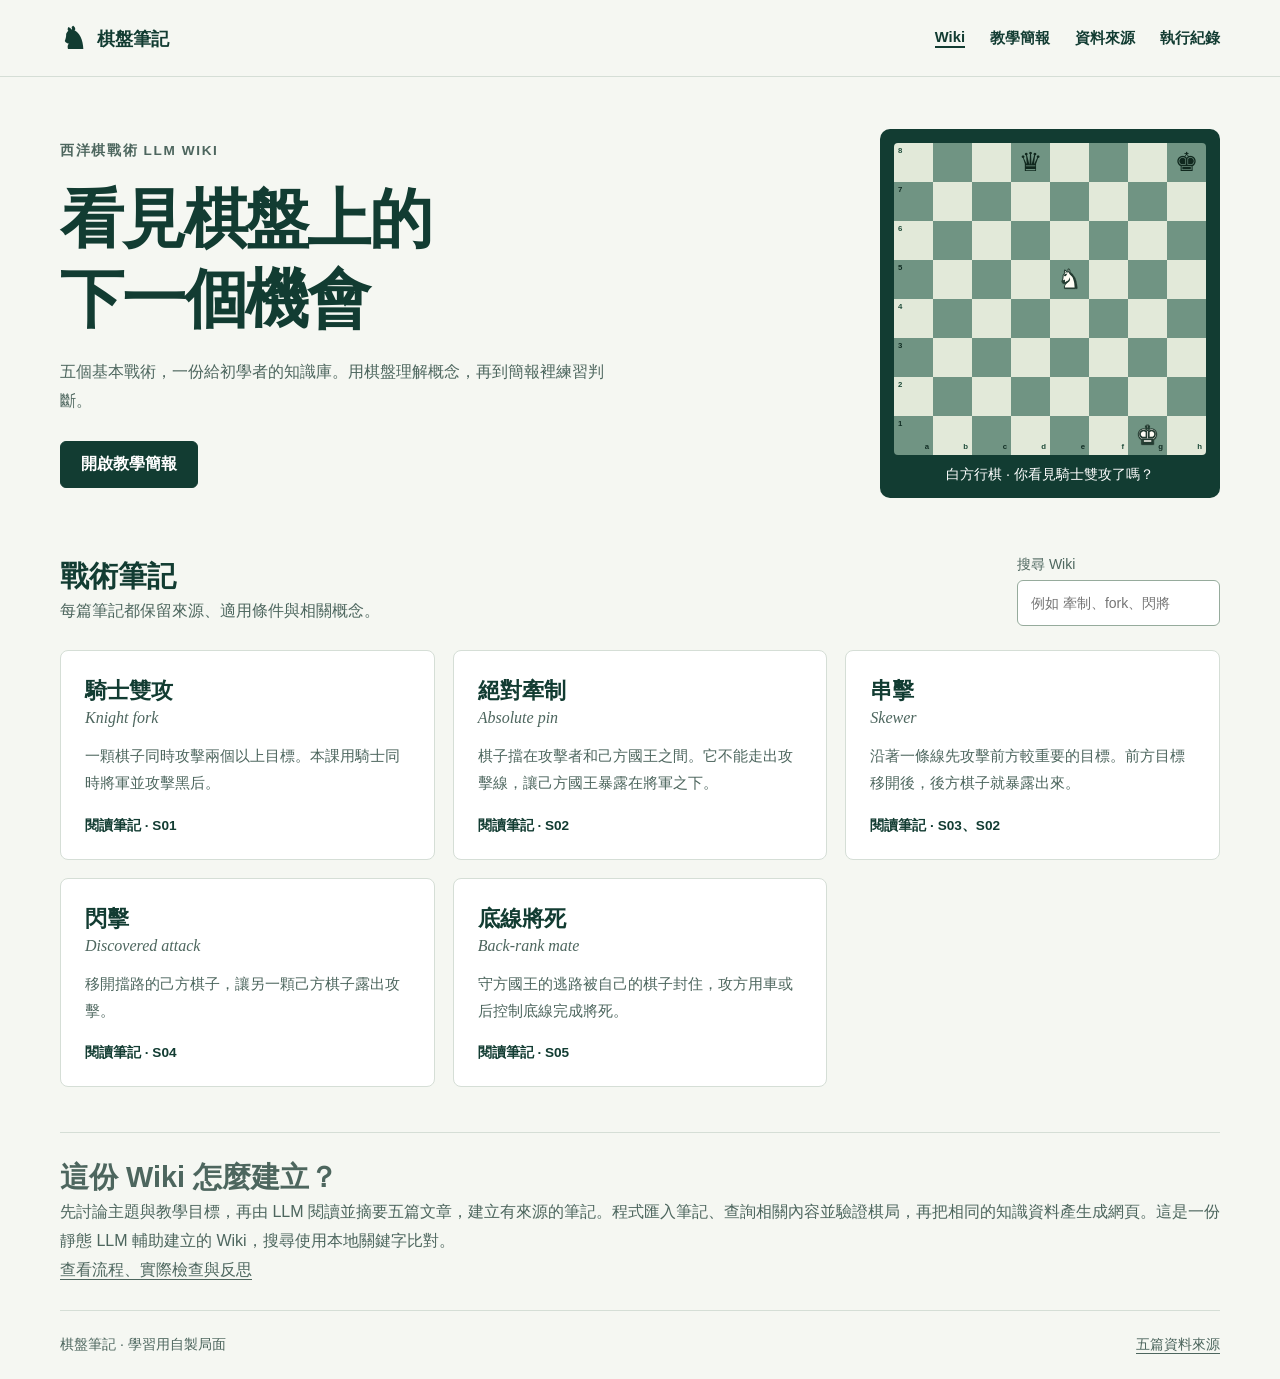
<file: docs/index.html>
<!doctype html>
<html lang="zh-Hant"><head><meta charset="utf-8"><meta name="viewport" content="width=device-width, initial-scale=1"><title>棋盤筆記 · 戰術 Wiki</title><meta name="description" content="由五篇來源整理的西洋棋戰術 Wiki，包含互動棋盤、教學 HTML 簡報與工作流程紀錄。"><link rel="stylesheet" href="./assets/style.css"><script defer src="./assets/data.js"></script><script defer src="./assets/shared.js"></script><script defer src="./assets/wiki.js"></script></head>
<body><header class="topbar"><div class="wrap"><a class="brand" href="./index.html"><span class="brand-mark" aria-hidden="true">♞</span>棋盤筆記</a><nav aria-label="網站導覽"><a href="./index.html" aria-current="page">Wiki</a><a href="./slides.html">教學簡報</a><a href="./sources.html">資料來源</a><a href="./workflow.html">執行紀錄</a></nav></div></header>
<main class="wrap"><section class="hero"><div><p class="eyebrow">西洋棋戰術 LLM WIKI</p><h1>看見棋盤上的<br>下一個機會</h1><p>五個基本戰術，一份給初學者的知識庫。用棋盤理解概念，再到簡報裡練習判斷。</p><a class="primary" href="./slides.html">開啟教學簡報</a></div><figure><div id="hero-board"></div><figcaption>白方行棋 · 你看見騎士雙攻了嗎？</figcaption></figure></section>
<section aria-labelledby="topics-heading"><div class="section-heading"><div><h2 id="topics-heading">戰術筆記</h2><p>每篇筆記都保留來源、適用條件與相關概念。</p></div><label class="search-label">搜尋 Wiki<input id="wiki-search" type="search" placeholder="例如 牽制、fork、閃將"></label></div><div id="search-status" class="muted" role="status"></div><div class="note-list" id="note-list"></div><noscript>請啟用 JavaScript，或閱讀下載包中的 wiki/entries Markdown 筆記。</noscript></section>
<section class="index-foot"><h2>這份 Wiki 怎麼建立？</h2><p>先討論主題與教學目標，再由 LLM 閱讀並摘要五篇文章，建立有來源的筆記。程式匯入筆記、查詢相關內容並驗證棋局，再把相同的知識資料產生成網頁。這是一份靜態 LLM 輔助建立的 Wiki，搜尋使用本地關鍵字比對。</p><p><a href="./workflow.html">查看流程、實際檢查與反思</a></p></section></main>
<footer class="wrap footer"><span>棋盤筆記 · 學習用自製局面</span><a href="./sources.html">五篇資料來源</a></footer></body></html>
</file>
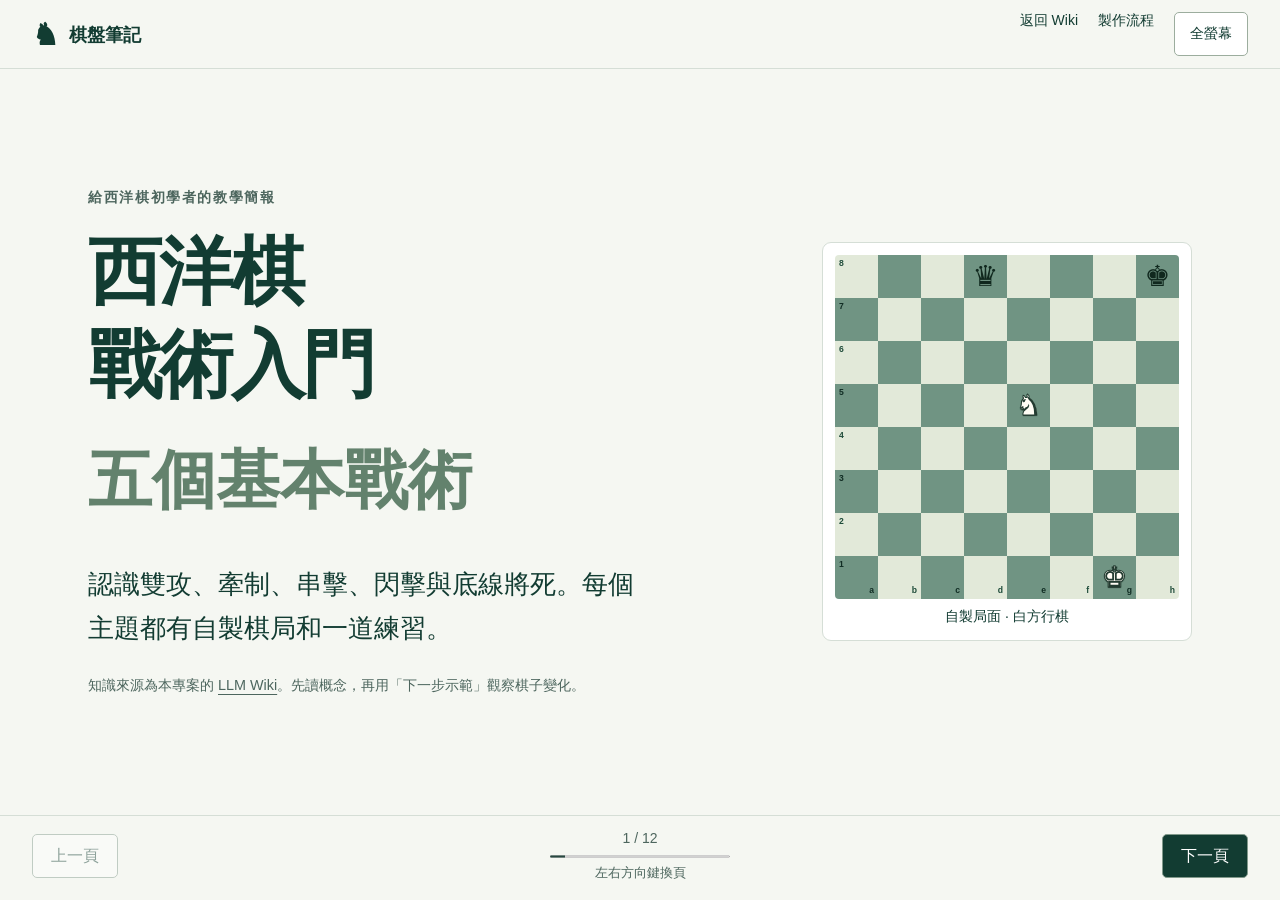
<file: chess-tactics-slides.html>
<!doctype html>
<html lang="zh-Hant"><head><meta charset="utf-8"><base href="https://chess-tactics-wiki.arisencress8.chatgpt.site/"><meta name="viewport" content="width=device-width, initial-scale=1"><title>西洋棋戰術入門 · 教學簡報</title><meta name="description" content="由棋盤筆記 Wiki 產生的 12 頁教學 HTML 簡報，包含五個戰術與互動練習。"><style>:root{color-scheme:light;--paper:#f5f7f2;--white:#fff;--ink:#123c32;--muted:#4d665e;--line:#d5ded6;--green:#123c32;--gold:#f3ce7e;--soft:#e5ece4;font-family:"Microsoft JhengHei","Noto Sans TC",sans-serif;color:var(--ink);background:var(--paper);font-size:16px}
*{box-sizing:border-box}body{margin:0}a{color:inherit;text-underline-offset:4px}button,input{font:inherit}button,a,input{touch-action:manipulation}button{cursor:pointer}a:focus-visible,button:focus-visible,input:focus-visible{outline:3px solid #b06a00;outline-offset:4px}button:disabled{cursor:default;opacity:.45}[hidden]{display:none!important}h1,h2,h3,p,figure{margin:0}p,li{line-height:1.8}.wrap{width:min(1160px,calc(100% - 64px));margin:auto}.topbar{border-bottom:1px solid var(--line);background:var(--paper)}.topbar .wrap{min-height:76px;display:flex;align-items:center;justify-content:space-between;gap:20px}.brand{font-size:1.15rem;font-weight:800;text-decoration:none;display:flex;align-items:center;gap:10px}.brand-mark{font-size:1.9rem}.topbar nav{display:flex;gap:25px;font-size:.92rem;font-weight:700}.topbar nav a{text-decoration:none}.topbar nav a[aria-current]{border-bottom:2px solid var(--green)}.hero{padding:52px 0 42px;display:grid;grid-template-columns:1.3fr 1fr;align-items:center;gap:64px}.eyebrow{font-size:.85rem;letter-spacing:.12em;font-weight:800;color:var(--muted);margin-bottom:15px}h1{font-size:clamp(2.3rem,5vw,4.4rem);line-height:1.25;letter-spacing:-.035em}.hero p:not(.eyebrow){max-width:34em;color:var(--muted);margin:19px 0 25px}.primary,.secondary{display:inline-flex;padding:12px 20px;border:1px solid var(--green);border-radius:6px;background:var(--green);color:#fff;text-decoration:none;font-weight:700;align-items:center;justify-content:center;gap:8px}.secondary{background:transparent;color:var(--ink)}.primary:hover{background:#245a4a}.hero figure{max-width:340px;justify-self:end;width:100%;background:var(--green);padding:14px;border-radius:10px}.hero figcaption{color:#fff;padding-top:10px;font-size:.9rem;text-align:center}.section-heading{display:flex;align-items:end;justify-content:space-between;gap:20px;margin:16px 0 24px}h2{font-size:1.8rem}.section-heading p,.muted{color:var(--muted)}.search-label{display:grid;gap:6px;font-size:.875rem;color:var(--muted)}input[type=search]{min-height:46px;border:1px solid #96ab9c;border-radius:6px;background:#fff;padding:10px 13px;color:var(--ink);width:min(100%,320px)}.note-list{display:grid;grid-template-columns:repeat(3,minmax(0,1fr));gap:18px;padding-bottom:45px}.note-card{display:flex;flex-direction:column;background:var(--white);padding:24px;border:1px solid var(--line);border-radius:8px;text-decoration:none}.note-card:hover{border-color:#7e9b88}.note-card h3{font-size:1.4rem;margin-bottom:3px}.english{font-family:Georgia,serif;font-style:italic;color:var(--muted)}.note-card p{margin:15px 0 20px;color:var(--muted);font-size:.95rem}.note-card .card-bottom{margin-top:auto;font-size:.85rem;font-weight:700}.index-foot{padding:25px 0;border-top:1px solid var(--line);color:var(--muted)}.index-foot p{max-width:75em}.footer{padding:25px 0;border-top:1px solid var(--line);font-size:.875rem;color:var(--muted);display:flex;gap:20px;justify-content:space-between}.article-header{padding:40px 0 24px;max-width:800px}.article-header .back-link{display:inline-block;margin-bottom:24px}.article-header h1{font-size:3rem}.article-header .english{margin-top:10px;font-size:1.2rem}.article-layout{display:grid;grid-template-columns:minmax(0,1.1fr) minmax(0,1fr);gap:48px;padding-bottom:45px;align-items:start}.article-copy section{margin-bottom:28px}.article-copy h2{font-size:1.2rem;margin-bottom:9px}.article-copy .callout{background:var(--soft);border-left:3px solid #3f7259;padding:15px}.board{display:grid;grid-template-columns:repeat(8,minmax(0,1fr));aspect-ratio:1;container-type:inline-size;border-radius:4px;overflow:hidden}.square{position:relative;aspect-ratio:1;display:grid;place-items:center;font:8.4cqw/1 "DejaVu Sans",serif}.square.light{background:#e2e9d9;--coord:#1f4c3a}.square.dark{background:#709483;--coord:#112d24}.square.white{color:#fffdf5;-webkit-text-stroke:1px #223b30;text-shadow:0 1px 1px #223b30}.square.black{color:#10281e}.square.marked{background:var(--gold);box-shadow:inset 0 0 0 2px #936915}.square[data-rank]::before,.square[data-file]::after{position:absolute;font:700 2.5cqw/1 sans-serif;color:var(--coord);-webkit-text-stroke:0;text-shadow:none}.square[data-rank]::before{content:attr(data-rank);top:4px;left:4px}.square[data-file]::after{content:attr(data-file);bottom:4px;right:4px}.board-figure{background:#fff;border:1px solid var(--line);padding:12px;border-radius:9px}.board-figure figcaption{padding:9px 0 2px;font-size:.875rem;text-align:center}.board-controls{display:flex;gap:10px;flex-wrap:wrap;margin-top:12px}.board-controls button,.quiz button,.small-button{border:1px solid #9cad9e;background:#fff;color:var(--ink);padding:10px 15px;min-height:44px;border-radius:5px}.board-controls button:hover,.quiz button:hover{background:#e6eee5}.sources-line{font-size:.875rem;color:var(--muted);margin:12px 0;line-height:1.65}.sources-line a{margin-right:10px}.related{display:flex;gap:18px;flex-wrap:wrap}.page-heading{padding:40px 0 28px}.page-heading h1{font-size:2.8rem}.page-heading p{margin-top:14px;max-width:800px;color:var(--muted)}.source-list{padding-bottom:40px}.source-entry{padding:24px 0;border-top:1px solid var(--line);display:grid;grid-template-columns:180px minmax(0,1fr);gap:25px}.source-entry h2{font-size:1.35rem;margin-bottom:8px}.source-entry p{margin:8px 0}.source-meta{font-size:.875rem;color:var(--muted)}.source-meta strong{display:block;font-size:1rem;color:var(--ink);margin-bottom:5px}.prose{max-width:900px;padding-bottom:40px}.prose h2{margin:30px 0 12px}.prose h3{font-size:1.1rem;margin:20px 0 7px}.prose p{margin:10px 0}.flow{list-style:none;display:grid;grid-template-columns:repeat(4,minmax(0,1fr));gap:13px;padding:0;counter-reset:flow}.flow li{border:1px solid var(--line);background:#fff;border-radius:6px;padding:15px;counter-increment:flow}.flow strong{display:block}.flow li::before{content:counter(flow);display:inline-block;color:var(--muted);font-size:.85rem;margin-bottom:4px}.flow small{display:block;font-size:.875rem;color:var(--muted)}.return-path{background:var(--soft);padding:15px;border-left:3px solid #447459}table{border-collapse:collapse;width:100%;font-size:.95rem}th,td{text-align:left;padding:12px;border-bottom:1px solid var(--line);vertical-align:top;line-height:1.7}th{background:var(--soft)}.table-scroll{overflow-x:auto}code,pre{font-family:"Courier New",monospace;font-size:.9rem}pre{background:#14382f;color:#edf4ea;padding:20px;overflow-x:auto;border-radius:5px}.success{color:#1e6144;font-weight:700}.quiz{margin-top:15px}.quiz .options{display:grid;gap:9px;margin-top:16px}.quiz [aria-pressed=true]{background:var(--green);color:#fff}.feedback:not(:empty){margin-top:14px;padding:13px;background:#f8e8bf;line-height:1.7}.reset-quiz{margin-top:12px;text-decoration:underline;border:0;background:none;color:var(--ink);padding:9px 0}.slides-body{background:var(--paper);min-height:100dvh;display:flex;flex-direction:column}.deck-header{border-bottom:1px solid var(--line);min-height:68px;display:flex;align-items:center;justify-content:space-between;padding:12px 32px;gap:15px}.deck-header nav{display:flex;gap:20px;font-size:.875rem}.deck-header a{text-decoration:none}.deck{width:min(1200px,100%);margin:auto;padding:34px 48px;flex:1;display:flex;align-items:center}.slide{width:100%}.slide h1{font-size:clamp(2.5rem,5.8vw,5rem)}.slide h2{font-size:clamp(2rem,4vw,3.5rem);line-height:1.3;letter-spacing:-.035em}.slide .lead{font-size:clamp(1.2rem,2.1vw,1.6rem);line-height:1.75;margin-top:23px;max-width:34em}.slide .detail{font-size:1.1rem;line-height:1.8;margin-top:18px;max-width:38em;color:var(--muted)}.slide-grid{display:grid;grid-template-columns:1.15fr 1fr;align-items:center;gap:55px}.slide .board-figure{width:100%;max-width:370px;justify-self:end}.slide ul{font-size:1.25rem;padding-left:25px}.slide .sources-line{margin-top:25px}.slide .quiz h3{font-size:1.05rem;font-weight:600;line-height:1.6}.slide .quiz .options{grid-template-columns:repeat(3,minmax(0,1fr));gap:8px}.slide .quiz button{font-size:.94rem;padding:10px 5px}.slide .feedback:not(:empty){font-size:.94rem}.deck-footer{padding:14px 32px 18px;border-top:1px solid var(--line);display:grid;grid-template-columns:1fr auto 1fr;align-items:center;gap:18px}.deck-footer button{border:1px solid #81998b;background:#fff;color:var(--ink);padding:10px 18px;border-radius:5px;min-height:44px}.deck-footer button:last-of-type{justify-self:end;background:var(--green);color:#fff}.progress-area{text-align:center;font-size:.875rem;color:var(--muted)}progress{display:block;width:180px;height:5px;accent-color:var(--green);margin:8px auto 0}.keyboard-help{font-size:.8rem;display:block;margin-top:6px}.cover-line{color:#63826d;font-size:clamp(2.3rem,5vw,4.5rem);font-weight:800;margin-top:12px}.cover-caption{font-size:.9rem;line-height:1.7;color:var(--muted);margin-top:22px}.comparison td{font-size:1.08rem}.source-deck-list{font-size:1rem;line-height:1.8;margin:20px 0}.source-deck-list li{margin-bottom:6px}.standout{background:var(--green);color:#fff;padding:20px 25px;border-radius:7px;margin-top:23px;font-size:1.2rem}.print-only{display:none}#deck-status:empty{display:none}
@media(min-width:950px){.slides-body .deck{min-height:calc(100dvh - 165px)}}
@media(max-width:800px){.wrap{width:calc(100% - 36px)}.hero{gap:25px}.topbar .wrap{flex-wrap:wrap;padding-block:12px}.topbar nav{gap:16px}.note-list{grid-template-columns:repeat(2,minmax(0,1fr))}.article-layout{gap:25px}.deck{padding:28px}.slide-grid{gap:25px}.slide .board-figure{max-width:320px}.flow{grid-template-columns:repeat(2,minmax(0,1fr))}.deck-header{padding:12px 20px}}
@media(max-width:600px){.hero,.article-layout,.slide-grid{grid-template-columns:1fr}.hero{padding-top:30px}.hero figure{justify-self:start;max-width:260px}.section-heading{align-items:start;flex-direction:column}.search-label,input[type=search]{width:100%}.note-list{grid-template-columns:1fr}.source-entry{grid-template-columns:1fr;gap:9px}.deck{padding:24px 20px}.slide .board-figure{justify-self:center;max-width:300px}.slide .lead{font-size:1.2rem}.slide .sources-line{margin-top:16px}.deck-header{align-items:start;flex-wrap:wrap}.deck-header nav{gap:14px}.deck-footer{padding:12px;gap:8px}.deck-footer button{padding:10px 12px}.keyboard-help{display:none}progress{width:110px}.article-header h1{font-size:2.4rem}.footer{flex-wrap:wrap}.flow{grid-template-columns:1fr}.comparison th,.comparison td{font-size:.95rem;padding:10px}}
@media print{.topbar,.deck-header,.deck-footer,.board-controls,.quiz,.footer,.no-print{display:none!important}.deck{display:block;padding:0}.slide[hidden]{display:block!important}.slide{break-after:page;padding:30px 15px;min-height:90vh}.slide-grid{grid-template-columns:1fr 1fr}.slides-body{background:white}.print-only{display:block}.slide .board-figure{max-width:300px}body{-webkit-print-color-adjust:exact;print-color-adjust:exact}}

.deck-footer button:first-of-type{justify-self:start}
</style></head>
<body class="slides-body"><header class="deck-header"><a class="brand" href="./index.html"><span class="brand-mark" aria-hidden="true">♞</span>棋盤筆記</a><nav aria-label="簡報工具"><a href="./index.html">返回 Wiki</a><a href="./workflow.html">製作流程</a><button class="small-button" type="button" id="fullscreen">全螢幕</button></nav></header>
<main class="deck" id="deck"><noscript>請啟用 JavaScript 以瀏覽這份教學簡報。</noscript></main><div id="deck-status" role="status"></div><footer class="deck-footer"><button id="previous" type="button">上一頁</button><div class="progress-area"><span id="slide-count" aria-live="polite"></span><progress id="slide-progress" aria-label="簡報進度"></progress><span class="keyboard-help">左右方向鍵換頁</span></div><button id="next" type="button">下一頁</button></footer><script>window.WIKI_DATA = {"sources": [{"id": "S01", "title": "Fork in Chess", "publisher": "Chess.com", "url": "https://www.chess.com/terms/fork-chess", "section": "What Is A Fork In Chess? / How To Take Advantage Of A Fork", "accessed": "2026-11-22", "summary": "雙攻由同一顆棋子同時攻擊至少兩個目標。若其中一個目標是國王，對手必須先解除將軍，可能留下另一個目標。", "supports": ["單一棋子同時攻擊多個目標", "帶將軍的雙攻有較強的迫使性"]}, {"id": "S02", "title": "Pin", "publisher": "Chess.com", "url": "https://www.chess.com/terms/pin-chess", "section": "What Is An Absolute Pin? / What Is A Relative Pin?", "accessed": "2026-11-22", "summary": "牽制利用一條攻擊線限制前方棋子的活動。絕對牽制涉及後方國王的安全，相對牽制則可能讓後方的重要棋子受損。", "supports": ["絕對牽制與國王安全有關", "相對牽制中移動前方棋子可能仍屬合法"]}, {"id": "S03", "title": "Skewer", "publisher": "Chess.com", "url": "https://www.chess.com/terms/skewer-chess", "section": "What Is A Skewer In Chess? / What Is The Difference Between A Skewer And A Pin?", "accessed": "2026-11-22", "summary": "串擊沿著直線或斜線攻擊前方較重要的目標。前方目標移開後，後方棋子就可能被吃掉。目標在攻擊線上的先後位置是辨識重點。", "supports": ["前方較重要的目標先受攻擊", "前方目標移開後可暴露後方棋子"]}, {"id": "S04", "title": "Discovered Attack", "publisher": "Chess.com", "url": "https://www.chess.com/terms/discovered-attack-chess", "section": "What Is A Discovered Attack In Chess?", "accessed": "2026-11-22", "summary": "閃擊是把擋住路線的己方棋子移開，讓另一顆己方棋子形成攻擊。如果露出來的攻擊直接將軍，稱為閃將。", "supports": ["移開一顆棋子以露出另一顆棋子的攻擊", "露出的棋子攻擊國王才是閃將"]}, {"id": "S05", "title": "Checkmate & Checkmate Patterns", "publisher": "Chess.com", "url": "https://www.chess.com/terms/checkmate-chess", "section": "What Is Checkmate? / Back Rank Mate", "accessed": "2026-11-22", "summary": "將死必須同時滿足國王被將軍，以及沒有任何合法解將走法。底線將死利用守方自己的棋子封住王的逃路，再由車或后控制底線。", "supports": ["被將軍且無合法解將走法才是將死", "底線將死利用守方棋子封住王的逃路"]}], "notes": [{"id": "fork", "title": "騎士雙攻", "english": "Knight fork", "sourceIds": ["S01"], "related": ["discovered", "pin"], "keywords": ["雙攻", "騎士", "fork", "馬"], "definition": "一顆棋子同時攻擊兩個以上目標。本課用騎士同時將軍並攻擊黑后。", "recognize": "先找騎士能將軍的落點，再檢查同一落點是否也攻擊另一顆棋子。", "boundary": "雙攻能否得子仍取決於對手能否吃掉攻擊者或同時解決威脅。", "example": "白馬從 e5 到 f7。它同時攻擊 h8 的黑王和 d8 的黑后。", "fen": "3q3k/8/8/4N3/8/8/8/6K1 w - - 0 1", "moves": ["Nf7+", "Kh7", "Nxd8"], "focus": ["f7", "h8", "d8"], "question": "白方哪一步能同時將軍並攻擊黑后？", "choices": ["Nd7", "Nf7+", "Ng6+"], "answer": 1, "explanation": "Nf7+ 同時攻擊 h8 與 d8。圖示變化為 1.Nf7+ Kh7 2.Nxd8，白馬吃下黑后。", "slideTitle": "騎士雙攻", "slideText": "騎士到 f7 後，同時威脅國王和黑后。黑方要先處理將軍。", "states": [{"fen": "3q3k/8/8/4N3/8/8/8/6K1 w - - 0 1", "label": "初始局面"}, {"fen": "3q3k/5N2/8/8/8/8/8/6K1 b - - 1 1", "label": "Nf7+"}, {"fen": "3q4/5N1k/8/8/8/8/8/6K1 w - - 2 2", "label": "Kh7"}, {"fen": "3N4/7k/8/8/8/8/8/6K1 b - - 0 2", "label": "Nxd8"}]}, {"id": "pin", "title": "絕對牽制", "english": "Absolute pin", "sourceIds": ["S02"], "related": ["skewer", "fork"], "keywords": ["牽制", "絕對", "相對", "pin"], "definition": "棋子擋在攻擊者和己方國王之間。它不能走出攻擊線，讓己方國王暴露在將軍之下。", "recognize": "沿著國王所在的直線或斜線，找出攻擊者與中間的阻擋棋子。", "boundary": "被牽制的車或象有時仍能沿著牽制線移動，或吃掉攻擊者。本例的黑馬每一步都會離開 e 線，所以無法移動。", "example": "e1 的白車、e7 的黑馬、e8 的黑王位於同一條 e 線。", "fen": "4k3/4n3/8/8/8/8/8/4R1K1 b - - 0 1", "moves": [], "focus": ["e1", "e7", "e8"], "question": "輪到黑方，哪顆棋子因絕對牽制而無法移動？", "choices": ["e7 的黑馬", "e8 的黑王", "e1 的白車"], "answer": 0, "explanation": "黑馬擋住白車通往黑王的 e 線。黑馬的任何一步都會露出將軍，因此沒有合法的黑馬走法。", "slideTitle": "絕對牽制", "slideText": "黑馬擋在白車與黑王之間。黑馬一跳開，黑王就會被將軍。", "states": [{"fen": "4k3/4n3/8/8/8/8/8/4R1K1 b - - 0 1", "label": "初始局面"}]}, {"id": "skewer", "title": "串擊", "english": "Skewer", "sourceIds": ["S03", "S02"], "related": ["pin", "discovered"], "keywords": ["串擊", "串攻", "skewer", "直線"], "definition": "沿著一條線先攻擊前方較重要的目標。前方目標移開後，後方棋子就暴露出來。", "recognize": "找出排在同一直線或斜線上的兩個目標，確認較重要的目標位於前方。", "boundary": "要檢查守方能否吃掉攻擊者、擋住路線，或移動前方目標時順便保護後方棋子。", "example": "白象走到 b3，沿著 b3–e6–g8 斜線將軍。黑王離開後，白象可吃下 g8 的車。", "fen": "6r1/8/4k3/8/8/8/2B5/7K w - - 0 1", "moves": ["Bb3+", "Kf6", "Bxg8"], "focus": ["b3", "e6", "g8"], "question": "白方哪一步能沿斜線串擊黑王與黑車？", "choices": ["Bd3", "Ba4", "Bb3+"], "answer": 2, "explanation": "Bb3+ 的斜線穿過 e6 的黑王，延伸到 g8 的黑車。圖示變化為 1.Bb3+ Kf6 2.Bxg8。", "slideTitle": "串擊", "slideText": "白象到 b3 將軍。較重要的黑王在前，黑車在後。", "states": [{"fen": "6r1/8/4k3/8/8/8/2B5/7K w - - 0 1", "label": "初始局面"}, {"fen": "6r1/8/4k3/8/8/1B6/8/7K b - - 1 1", "label": "Bb3+"}, {"fen": "6r1/8/5k2/8/8/1B6/8/7K w - - 2 2", "label": "Kf6"}, {"fen": "6B1/8/5k2/8/8/8/8/7K b - - 0 2", "label": "Bxg8"}]}, {"id": "discovered", "title": "閃擊", "english": "Discovered attack", "sourceIds": ["S04"], "related": ["fork", "skewer"], "keywords": ["閃擊", "閃將", "discovered", "移開"], "definition": "移開擋路的己方棋子，讓另一顆己方棋子露出攻擊。", "recognize": "先找被己方棋子擋住的車、象或后，再看阻擋者能否帶著威脅離開。", "boundary": "閃將是露出來的棋子將軍。本例由移動的騎士將軍，白車露出後攻擊黑后，所以屬於帶將軍的閃擊。", "example": "白馬離開 e4 到 f6，將軍黑王。e1 白車同時露出對 e8 黑后的攻擊。", "fen": "4q3/7k/8/8/4N3/8/8/4R1K1 w - - 0 1", "moves": ["Nf6+", "Kh6", "Rxe8"], "focus": ["e1", "e8", "f6", "h7"], "question": "哪一步能讓白車露出對黑后的攻擊，同時用馬將軍？", "choices": ["Nc5", "Nf6+", "Nd2"], "answer": 1, "explanation": "Nf6+ 移開 e4 的白馬。騎士將軍 h7 黑王，白車則沿 e 線攻擊 e8 黑后。圖示續走 Kh6、Rxe8。", "slideTitle": "閃擊", "slideText": "白馬到 f6 將軍，讓開 e 線。白車因此攻擊黑后。", "states": [{"fen": "4q3/7k/8/8/4N3/8/8/4R1K1 w - - 0 1", "label": "初始局面"}, {"fen": "4q3/7k/5N2/8/8/8/8/4R1K1 b - - 1 1", "label": "Nf6+"}, {"fen": "4q3/8/5N1k/8/8/8/8/4R1K1 w - - 2 2", "label": "Kh6"}, {"fen": "4R3/8/5N1k/8/8/8/8/6K1 b - - 0 2", "label": "Rxe8"}]}, {"id": "back-rank", "title": "底線將死", "english": "Back-rank mate", "sourceIds": ["S05"], "related": ["pin", "fork"], "keywords": ["底線", "將死", "checkmate", "back rank"], "definition": "守方國王的逃路被自己的棋子封住，攻方用車或后控制底線完成將死。", "recognize": "先確認將軍，再檢查逃王、吃掉攻擊者或擋住攻擊線等合法解將方法。", "boundary": "有將軍不一定有將死。只要還有一個合法解將走法，就不能寫 #。", "example": "黑王 g8 前面有 f7、g7、h7 三個黑兵。白車從 e1 到 e8 封鎖底線。", "fen": "6k1/5ppp/8/8/8/8/8/4R1K1 w - - 0 1", "moves": ["Re8#"], "focus": ["e8", "f8", "g8", "h8", "f7", "g7", "h7"], "question": "白方哪一步能立刻將死黑王？", "choices": ["Re8#", "Re7", "Ra1"], "answer": 0, "explanation": "Re8# 控制第 8 橫列。黑王的前方被自己的兵擋住，也沒有其他合法解將走法。", "slideTitle": "底線將死", "slideText": "白車到 e8。黑王兩側都受攻擊，前方又被自己的兵擋住。", "states": [{"fen": "6k1/5ppp/8/8/8/8/8/4R1K1 w - - 0 1", "label": "初始局面"}, {"fen": "4R1k1/5ppp/8/8/8/8/8/6K1 b - - 1 1", "label": "Re8#"}]}], "retrieval": [{"query": "騎士 雙攻", "top_note": "fork", "source_ids": ["S01"], "used_for": "簡報的「騎士雙攻」頁與練習題", "definition": "一顆棋子同時攻擊兩個以上目標。本課用騎士同時將軍並攻擊黑后。"}, {"query": "絕對 牽制", "top_note": "pin", "source_ids": ["S02"], "used_for": "簡報的「絕對牽制」頁與練習題", "definition": "棋子擋在攻擊者和己方國王之間。它不能走出攻擊線，讓己方國王暴露在將軍之下。"}, {"query": "串擊", "top_note": "skewer", "source_ids": ["S03", "S02"], "used_for": "簡報的「串擊」頁與練習題", "definition": "沿著一條線先攻擊前方較重要的目標。前方目標移開後，後方棋子就暴露出來。"}, {"query": "閃擊 閃將", "top_note": "discovered", "source_ids": ["S04"], "used_for": "簡報的「閃擊」頁與練習題", "definition": "移開擋路的己方棋子，讓另一顆己方棋子露出攻擊。"}, {"query": "底線 將死", "top_note": "back-rank", "source_ids": ["S05"], "used_for": "簡報的「底線將死」頁與練習題", "definition": "守方國王的逃路被自己的棋子封住，攻方用車或后控制底線完成將死。"}], "validation": {"executed_at_utc": "2026-11-22T12:36:49.648592+00:00", "python_chess": "1.11.2", "source_count": 5, "wiki_count": 5, "retrieval_queries_passed": 5, "examples": [{"note": "fork", "valid_position": true, "san_moves": ["Nf7+", "Kh7", "Nxd8"], "state_count": 4, "tactic_check": "passed"}, {"note": "pin", "valid_position": true, "san_moves": [], "state_count": 1, "tactic_check": "passed"}, {"note": "skewer", "valid_position": true, "san_moves": ["Bb3+", "Kf6", "Bxg8"], "state_count": 4, "tactic_check": "passed"}, {"note": "discovered", "valid_position": true, "san_moves": ["Nf6+", "Kh6", "Rxe8"], "state_count": 4, "tactic_check": "passed"}, {"note": "back-rank", "valid_position": true, "san_moves": ["Re8#"], "state_count": 2, "tactic_check": "passed"}], "input_hashes": {"sources/articles.json": "02ad8963f3cfde511537a10b9407831fd8deaa69532e46d07b7f43c01dd80285", "wiki/notes.json": "8474f5395815f9eeedd9725817b35a67d2f8158e9f13c911b979f7da2c72a344"}}, "issues": [{"id": "I01", "date": "2026-11-22", "node": "資料取得", "observed": "網頁讀取工具無法取得 https://www.chess.com/terms/back-rank-mate。", "cause": "原先提出的網址沒有通過取得檢查，無法將它當作已讀資料。", "change": "改讀 https://www.chess.com/terms/checkmate-chess 的 Back Rank Mate 與 What Is Checkmate? 章節，存為 S05。", "recheck": "成功開啟文章並閱讀章節，匯入後來源總數為五篇。"}, {"id": "I02", "date": "2026-11-22", "node": "棋局範例與驗證", "observed": "第一版串擊 FEN 中白王在 g1，黑車在 g8。程式對 Bb3+ 回報 IllegalMoveError。", "cause": "初始局面已被將軍，白象移動沒有解除白王的將軍。只看兩個目標是否在斜線上，漏看己方王的安全。", "change": "把自製範例的白王移至 h1，並將合法性檢查放在 Wiki 匯入後、查詢與簡報產生之前。", "recheck": "五個局面、十步示範 SAN 和戰術關係通過檢查。串擊例子也檢查每一個合法黑王回應後都能 Bxg8。"}], "browserChecks": {"date": "2026-11-22", "environment": "Chromium browser via CUA, local Sites preview", "viewport": {"width": 1363, "height": 936}, "summary": "桌面瀏覽器實測通過 Wiki 搜尋與無結果狀態、五篇來源顯示、文章與簡報直連、五道題的錯誤與正確回饋、重試、十步示範與棋盤重設、12 頁換頁、Home 與方向鍵操作，以及不存在的 Wiki id 返回入口。12 張投影片均無水平溢出。", "checks": [{"name": "Wiki 關鍵字、無結果與清除搜尋", "status": "passed"}, {"name": "五篇來源與 Wiki 連結", "status": "passed"}, {"name": "五道題錯誤、正確回饋與重試", "status": "passed"}, {"name": "鍵盤 Enter 作答", "status": "passed"}, {"name": "五個棋盤各 64 格，十步示範與重設", "status": "passed"}, {"name": "12 張投影片與首頁末頁控制", "status": "passed"}, {"name": "Home 與 ArrowRight 換頁", "status": "passed"}, {"name": "Wiki 筆記連到對應簡報頁", "status": "passed"}, {"name": "工作流程頁檢查表", "status": "passed"}, {"name": "不存在的 Wiki id 返回入口", "status": "passed"}, {"name": "12 頁桌面水平溢出檢查", "status": "passed"}, {"name": "手機窄螢幕實測", "status": "unverified"}], "limitations": "本次只完成桌面瀏覽器實測。環境未提供可用的手機視窗調整方式，因此窄螢幕版面仍待實機確認。瀏覽器曾在腳本載入前暫時顯示空白，載入完成後內容正常，未觀察到應用程式錯誤。"}};
</script><script>const DATA = window.WIKI_DATA;
const escapeText = value => String(value).replace(/[&<>"']/g, character => ({"&":"&amp;","<":"&lt;",">":"&gt;",'"':"&quot;","'":"&#39;"}[character]));
const PIECES = {k:"♚",q:"♛",r:"♜",b:"♝",n:"♞",p:"♟"};
const NAMES = {k:"王",q:"后",r:"車",b:"象",n:"馬",p:"兵"};

function boardHTML(fen, focus = []) {
  const rows = fen.split(" ")[0].split("/");
  const labels = [];
  let cells = "";
  rows.forEach((row, rowIndex) => {
    let column = 0;
    for (const character of row) {
      const count = /[1-8]/.test(character) ? Number(character) : 1;
      for (let empty = 0; empty < count; empty++) {
        const piece = /[1-8]/.test(character) ? "" : character;
        const file = "abcdefgh"[column];
        const rank = 8 - rowIndex;
        const square = file + rank;
        const color = piece === piece.toUpperCase() ? "white" : "black";
        if (piece) labels.push(square + (color === "white" ? "白" : "黑") + NAMES[piece.toLowerCase()]);
        cells += `<span aria-hidden="true" class="square ${(rowIndex + column) % 2 ? "dark" : "light"} ${piece ? color : ""} ${focus.includes(square) ? "marked" : ""}" ${column === 0 ? `data-rank="${rank}"` : ""} ${rank === 1 ? `data-file="${file}"` : ""}>${PIECES[piece.toLowerCase()] ?? ""}</span>`;
        column++;
      }
    }
  });
  return `<div class="board" role="img" aria-label="${escapeText(labels.join("、") + (focus.length ? "。標記格 " + focus.join("、") : ""))}">${cells}</div>`;
}

function sourceLinks(note) {
  return `<div class="sources-line">Wiki <a href="./wiki.html?topic=${note.id}">${escapeText(note.title)}</a>來源 ${note.sourceIds.map(id => `<a href="./sources.html#${id}">${id}</a>`).join("")}</div>`;
}

function mountExample(container, note, interactive = true) {
  container.innerHTML = `<figure class="board-figure"><div class="board-host"></div><figcaption aria-live="polite"></figcaption></figure>`;
  let step = 0;
  const board = container.querySelector(".board-host");
  const caption = container.querySelector("figcaption");
  const show = () => {
    const state = note.states[step];
    board.innerHTML = boardHTML(state.fen, step ? note.focus : []);
    caption.textContent = step ? `示範第 ${step} 步 · ${state.label}` : `自製局面 · ${note.fen.split(" ")[1] === "w" ? "白方" : "黑方"}行棋`;
  };
  if (interactive && note.states.length > 1) {
    const controls = document.createElement("div");
    controls.className = "board-controls";
    controls.innerHTML = '<button type="button">下一步示範</button><button type="button">重設棋盤</button>';
    const [next, reset] = controls.querySelectorAll("button");
    next.addEventListener("click", () => {
      step++;
      show();
      next.disabled = step === note.states.length - 1;
    });
    reset.addEventListener("click", () => { step = 0; next.disabled = false; show(); });
    container.append(controls);
  }
  show();
}

function mountQuiz(container, note) {
  container.className = "quiz";
  container.innerHTML = `<h3 id="question-${note.id}">${escapeText(note.question)}</h3><div class="options" role="group" aria-labelledby="question-${note.id}"></div><div class="feedback" role="status"></div><button type="button" class="reset-quiz" hidden>重新作答</button>`;
  const options = container.querySelector(".options");
  const feedback = container.querySelector(".feedback");
  const reset = container.querySelector(".reset-quiz");
  note.choices.forEach((choice, index) => {
    const button = document.createElement("button");
    button.type = "button";
    button.textContent = choice;
    button.setAttribute("aria-pressed", "false");
    button.addEventListener("click", () => {
      options.querySelector('[aria-pressed="true"]')?.setAttribute("aria-pressed", "false");
      button.setAttribute("aria-pressed", "true");
      feedback.textContent = (index === note.answer ? "答對了。" : "再想想。") + note.explanation;
      reset.hidden = false;
    });
    options.append(button);
  });
  reset.addEventListener("click", () => {
    feedback.textContent = "";
    options.querySelector('[aria-pressed="true"]')?.setAttribute("aria-pressed", "false");
    reset.hidden = true;
    options.firstElementChild.focus();
  });
}
</script><script>const deck = document.querySelector("#deck");
const sections = [];

function addSlide(markup, label) {
  const section = document.createElement("section");
  section.className = "slide";
  section.setAttribute("aria-label", label);
  section.innerHTML = markup;
  section.hidden = true;
  deck.append(section);
  sections.push(section);
  return section;
}

addSlide(`<div class="slide-grid"><div><p class="eyebrow">給西洋棋初學者的教學簡報</p><h1>西洋棋<br>戰術入門</h1><p class="cover-line">五個基本戰術</p><p class="lead">認識雙攻、牽制、串擊、閃擊與底線將死。每個主題都有自製棋局和一道練習。</p><p class="cover-caption">知識來源為本專案的 <a href="./index.html">LLM Wiki</a>。先讀概念，再用「下一步示範」觀察棋子變化。</p></div><figure class="board-figure">${boardHTML(DATA.notes[0].fen)}<figcaption>自製局面 · 白方行棋</figcaption></figure></div>`, "西洋棋戰術入門");

addSlide(`<div class="slide-grid"><div><h2>棋盤與走法記號</h2><p class="lead">下方是白方。左右為 a–h，上下為 1–8。e5 就是 e 線與第 5 橫列交會的格子。</p><p class="detail">K 王、Q 后、R 車、B 象、N 馬。兵的走法通常省略棋子代號。<br>「x」代表吃子，「+」代表將軍，「#」代表將死。</p><div class="standout">Nf7+ 表示騎士走到 f7，並將軍。</div>${sourceLinks(DATA.notes[0])}<p class="sources-line">記號和座標以本專案的合法棋步示範。</p></div><figure class="board-figure">${boardHTML(DATA.notes[0].fen, ["e5", "f7"])}<figcaption>e5 的白馬，準備跳到 f7</figcaption></figure></div>`, "棋盤與走法記號");

function addTactic(note) {
  const slide = addSlide(`<div class="slide-grid"><div><p class="eyebrow">${escapeText(note.english)}</p><h2>${escapeText(note.slideTitle)}</h2><p class="lead">${escapeText(note.slideText)}</p><p class="detail">${escapeText(note.recognize)}</p><div class="quiz-slot"></div>${sourceLinks(note)}</div><div class="example-slot"></div></div>`, note.title);
  mountExample(slide.querySelector(".example-slot"), note);
  mountQuiz(slide.querySelector(".quiz-slot"), note);
}

addTactic(DATA.notes[0]);
addTactic(DATA.notes[1]);

addSlide(`<div><h2>牽制與串擊的差別</h2><p class="lead">沿著攻擊方向，先看哪一個目標在前面。</p><div class="table-scroll"><table class="comparison"><thead><tr><th>戰術</th><th>攻擊線上的排列</th><th>想達到的效果</th></tr></thead><tbody><tr><td>本課的絕對牽制</td><td>白車、黑馬、黑王</td><td>黑馬必須繼續擋住王</td></tr><tr><td>下一課的串擊</td><td>白象、黑王、黑車</td><td>黑王移開後，吃後方的車</td></tr></tbody></table></div><p class="detail">絕對牽制的棋子不能露出對己方王的將軍。能否沿牽制線移動，仍要看棋子的走法。</p><div class="sources-line">Wiki <a href="./wiki.html?topic=pin">絕對牽制</a><a href="./wiki.html?topic=skewer">串擊</a>來源 <a href="./sources.html#S02">S02</a><a href="./sources.html#S03">S03</a></div></div>`, "牽制與串擊的差別");

DATA.notes.slice(2).forEach(addTactic);

addSlide(`<div><h2>尋找戰術的方法</h2><p class="lead">先找能將軍的走法，再確認對手有哪些合法回應。</p><ol><li>觀察國王的位置，以及沒有保護的棋子。</li><li>找同時攻擊兩個目標，或打開攻擊線的機會。</li><li>算完對手的回應，再判斷能否得子或將死。</li></ol><p class="detail">這是本課依照五篇 Wiki 筆記整理的練習順序。每一局仍要重新計算。</p><div class="sources-line">課程歸納依據 ${DATA.notes.map(note => `<a href="./wiki.html?topic=${note.id}">${escapeText(note.title)}</a>`).join("")}</div></div>`, "尋找戰術的方法");

addSlide(`<div><h2>兩個容易混淆的判斷</h2><div class="table-scroll"><table class="comparison"><thead><tr><th>觀察</th><th>還需要確認什麼？</th></tr></thead><tbody><tr><td>露出白車的攻擊，而且有將軍</td><td>是誰在將軍？本課由移動的馬將軍，屬於閃擊。露出來的棋子將軍，才稱為閃將。</td></tr><tr><td>黑王被將軍，旁邊有自己的兵</td><td>是否還能逃王、吃掉攻擊者或擋住攻擊線？全部都無法做到，才是將死。</td></tr></tbody></table></div><div class="sources-line">Wiki <a href="./wiki.html?topic=discovered">閃擊</a><a href="./wiki.html?topic=back-rank">底線將死</a>來源 <a href="./sources.html#S04">S04</a><a href="./sources.html#S05">S05</a></div></div>`, "兩個容易混淆的判斷");

addSlide(`<div><h2>五個戰術的辨識線索</h2><div class="table-scroll"><table><thead><tr><th>戰術</th><th>先觀察的線索</th><th>回到 Wiki</th></tr></thead><tbody>${DATA.notes.map(note => `<tr><td>${escapeText(note.title)}</td><td>${escapeText(note.recognize)}</td><td><a href="./wiki.html?topic=${note.id}">閱讀筆記</a></td></tr>`).join("")}</tbody></table></div><p class="detail">可以返回第 3、4、6、7、8 頁，重新作答五道練習。</p></div>`, "五個戰術的辨識線索");

addSlide(`<div><h2>Wiki 與資料來源</h2><p class="detail">簡報的概念與定義從 Wiki 筆記產生。棋局由本專案自製，再用 python-chess 驗證。以下五篇文章均於 2026 年 11 月 22 日閱讀並摘要。</p><ol class="source-deck-list">${DATA.sources.map(source => `<li><a href="./sources.html#${source.id}">${source.id} · ${escapeText(source.title)}</a><span class="muted"> · ${escapeText(source.publisher)}</span></li>`).join("")}</ol><p><a class="primary" href="./index.html">探索完整 Wiki</a> <a class="secondary" href="./workflow.html">閱讀流程與檢查紀錄</a></p></div>`, "Wiki 與資料來源");

const previous = document.querySelector("#previous");
const next = document.querySelector("#next");
let current = 0;
function showSlide(index) {
  current = Math.min(sections.length - 1, Math.max(0, index));
  sections.forEach((section, i) => { section.hidden = i !== current; });
  previous.disabled = current === 0;
  next.disabled = current === sections.length - 1;
  document.querySelector("#slide-count").textContent = `${current + 1} / ${sections.length}`;
  const progress = document.querySelector("#slide-progress");
  progress.max = sections.length;
  progress.value = current + 1;
  document.title = `${current + 1}. ${sections[current].getAttribute("aria-label")} · 棋盤筆記`;
}
function navigate(index) {
  showSlide(index);
  history.replaceState(null, "", `#slide-${current + 1}`);
  window.scrollTo(0, 0);
}
function readHash() {
  const match = /^#slide-(\d+)$/.exec(location.hash);
  showSlide(match ? Number(match[1]) - 1 : 0);
}
previous.addEventListener("click", () => navigate(current - 1));
next.addEventListener("click", () => navigate(current + 1));
window.addEventListener("hashchange", readHash);
document.addEventListener("keydown", event => {
  if (event.target.closest("button,a,input,textarea,select")) return;
  if (event.key === "ArrowRight" || event.key === "PageDown" || event.key === " ") { event.preventDefault(); navigate(current + 1); }
  if (event.key === "ArrowLeft" || event.key === "PageUp") { event.preventDefault(); navigate(current - 1); }
  if (event.key === "Home") { event.preventDefault(); navigate(0); }
  if (event.key === "End") { event.preventDefault(); navigate(sections.length - 1); }
});
document.querySelector("#fullscreen").addEventListener("click", async () => {
  try {
    if (document.fullscreenElement) await document.exitFullscreen();
    else await document.documentElement.requestFullscreen();
  } catch {
    document.querySelector("#deck-status").textContent = "瀏覽器無法開啟全螢幕。你仍可使用上一頁與下一頁瀏覽。";
  }
});
document.addEventListener("fullscreenchange", () => {
  document.querySelector("#fullscreen").textContent = document.fullscreenElement ? "離開全螢幕" : "全螢幕";
});
readHash();
</script></body></html>
</file>
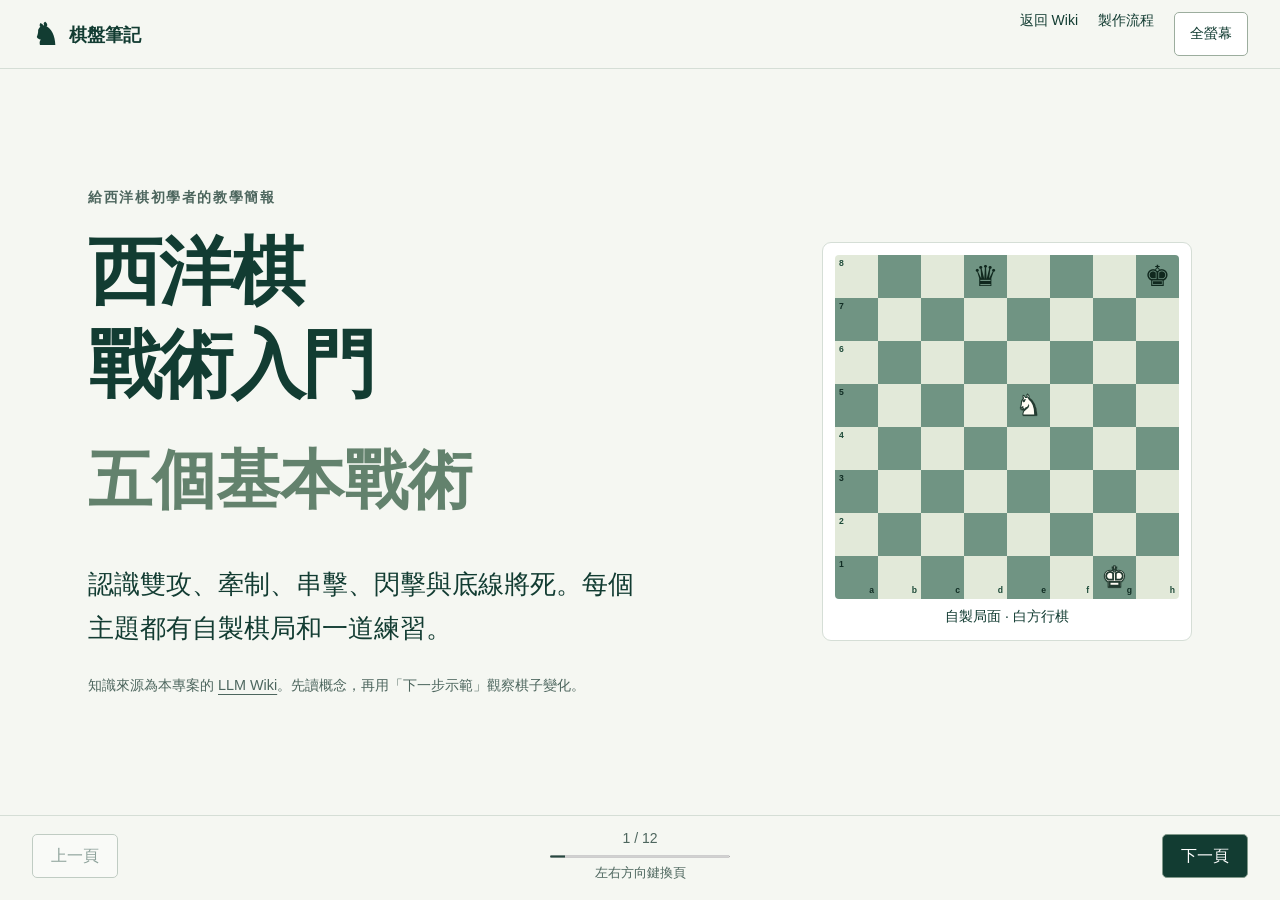
<file: docs/slides.html>
<!doctype html>
<html lang="zh-Hant"><head><meta charset="utf-8"><meta name="viewport" content="width=device-width, initial-scale=1"><title>西洋棋戰術入門 · 教學簡報</title><meta name="description" content="由棋盤筆記 Wiki 產生的 12 頁教學 HTML 簡報，包含五個戰術與互動練習。"><link rel="stylesheet" href="./assets/style.css"><script defer src="./assets/data.js"></script><script defer src="./assets/shared.js"></script><script defer src="./assets/slides.js"></script></head>
<body class="slides-body"><header class="deck-header"><a class="brand" href="./index.html"><span class="brand-mark" aria-hidden="true">♞</span>棋盤筆記</a><nav aria-label="簡報工具"><a href="./index.html">返回 Wiki</a><a href="./workflow.html">製作流程</a><button class="small-button" type="button" id="fullscreen">全螢幕</button></nav></header>
<main class="deck" id="deck"><noscript>請啟用 JavaScript 以瀏覽這份教學簡報。</noscript></main><div id="deck-status" role="status"></div><footer class="deck-footer"><button id="previous" type="button">上一頁</button><div class="progress-area"><span id="slide-count" aria-live="polite"></span><progress id="slide-progress" aria-label="簡報進度"></progress><span class="keyboard-help">左右方向鍵換頁</span></div><button id="next" type="button">下一頁</button></footer></body></html>
</file>
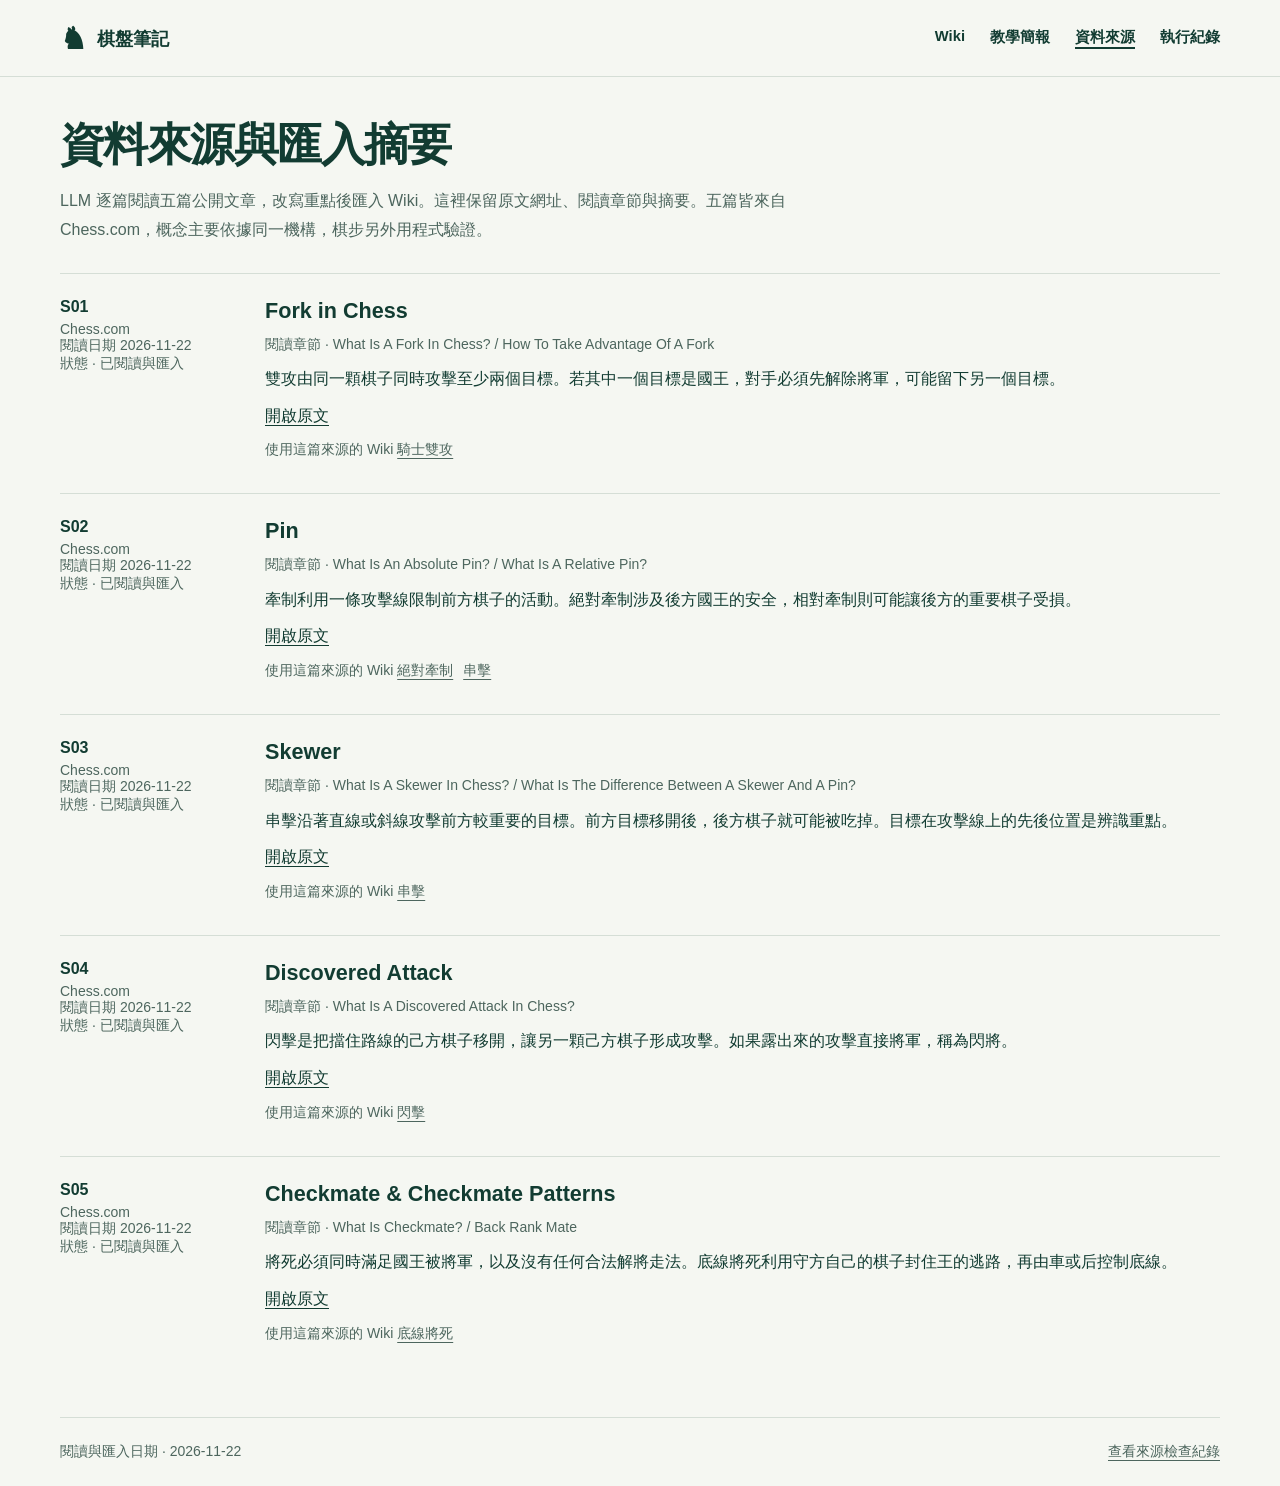
<file: docs/sources.html>
<!doctype html><html lang="zh-Hant"><head><meta charset="utf-8"><meta name="viewport" content="width=device-width, initial-scale=1"><title>資料來源與匯入摘要 · 棋盤筆記</title><link rel="stylesheet" href="./assets/style.css"><script defer src="./assets/data.js"></script><script defer src="./assets/shared.js"></script><script defer src="./assets/sources.js"></script></head><body><header class="topbar"><div class="wrap"><a class="brand" href="./index.html"><span class="brand-mark" aria-hidden="true">♞</span>棋盤筆記</a><nav aria-label="網站導覽"><a href="./index.html">Wiki</a><a href="./slides.html">教學簡報</a><a href="./sources.html" aria-current="page">資料來源</a><a href="./workflow.html">執行紀錄</a></nav></div></header><main class="wrap"><header class="page-heading"><h1>資料來源與匯入摘要</h1><p>LLM 逐篇閱讀五篇公開文章，改寫重點後匯入 Wiki。這裡保留原文網址、閱讀章節與摘要。五篇皆來自 Chess.com，概念主要依據同一機構，棋步另外用程式驗證。</p></header><div id="source-list" class="source-list"></div><noscript>請啟用 JavaScript，或閱讀下載包中的 sources/S01.md 至 S05.md。</noscript></main><footer class="wrap footer"><span>閱讀與匯入日期 · 2026-11-22</span><a href="./workflow.html">查看來源檢查紀錄</a></footer></body></html>
</file>
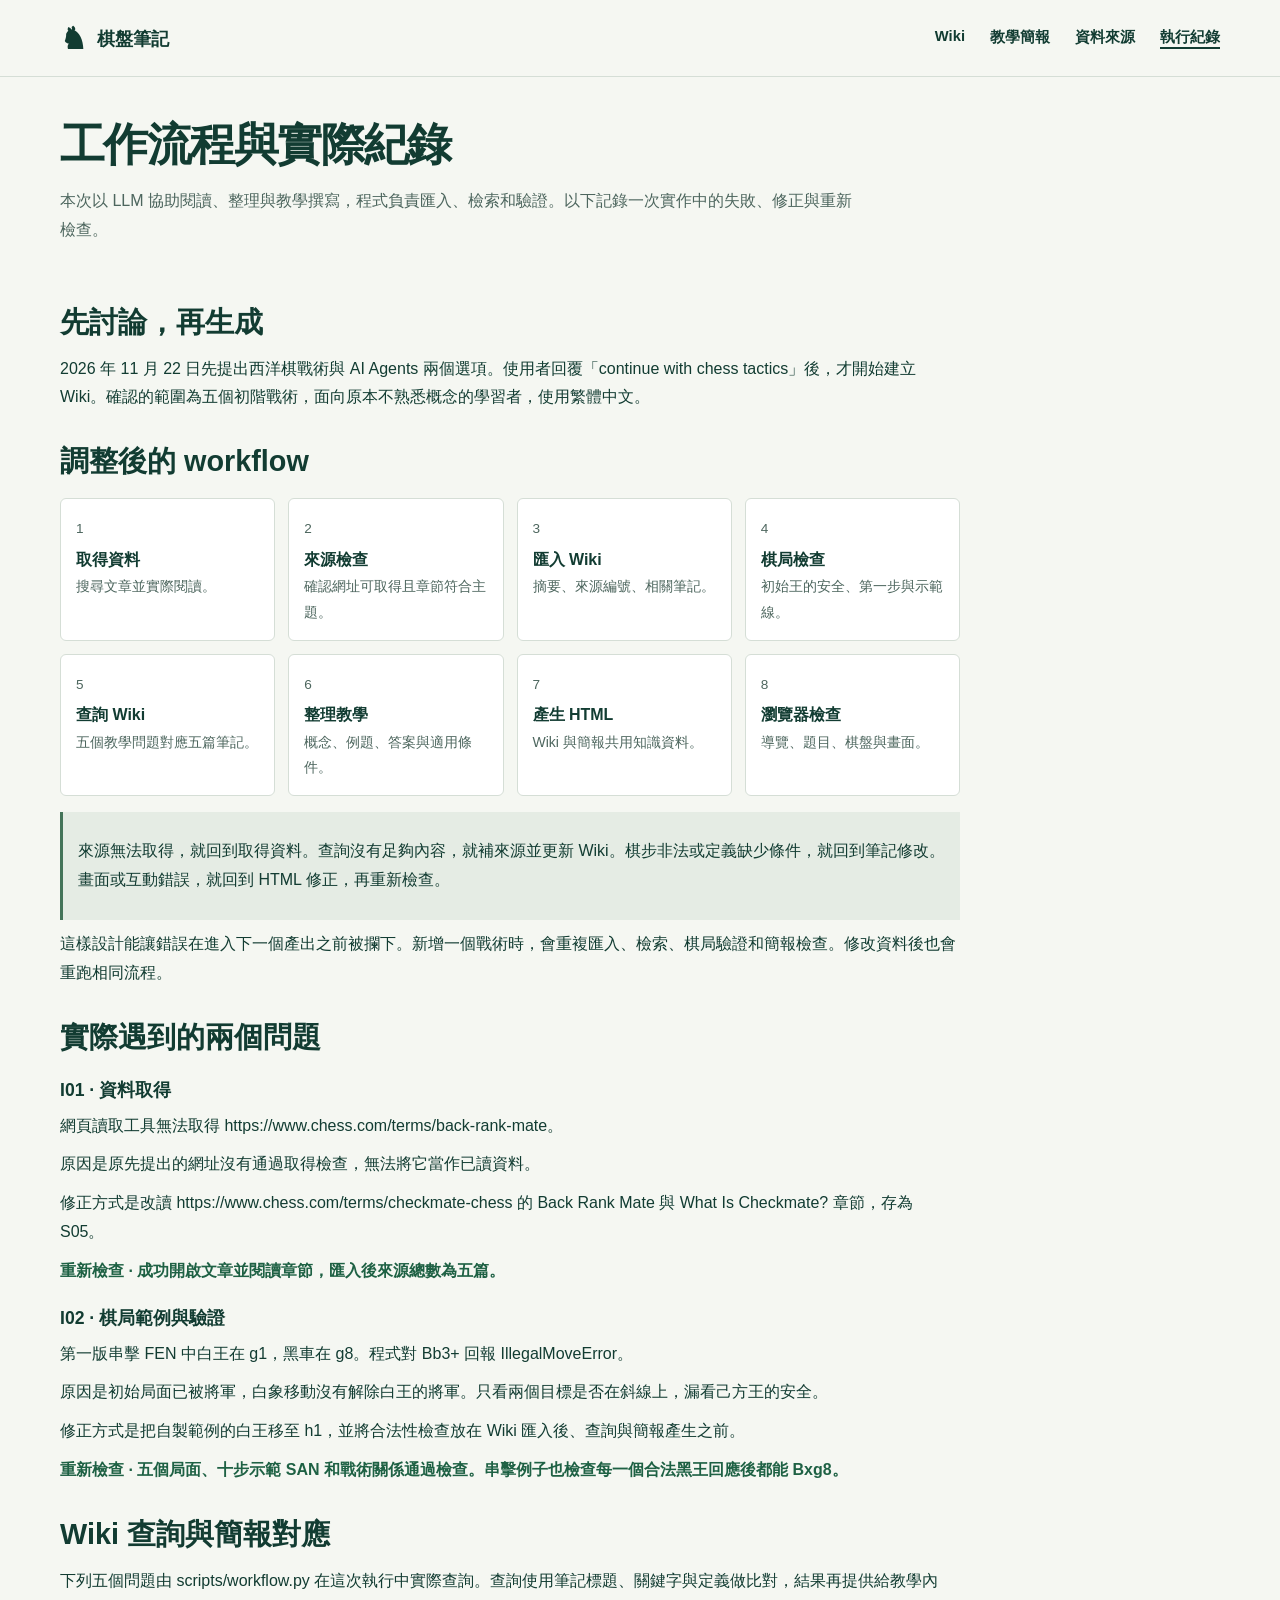
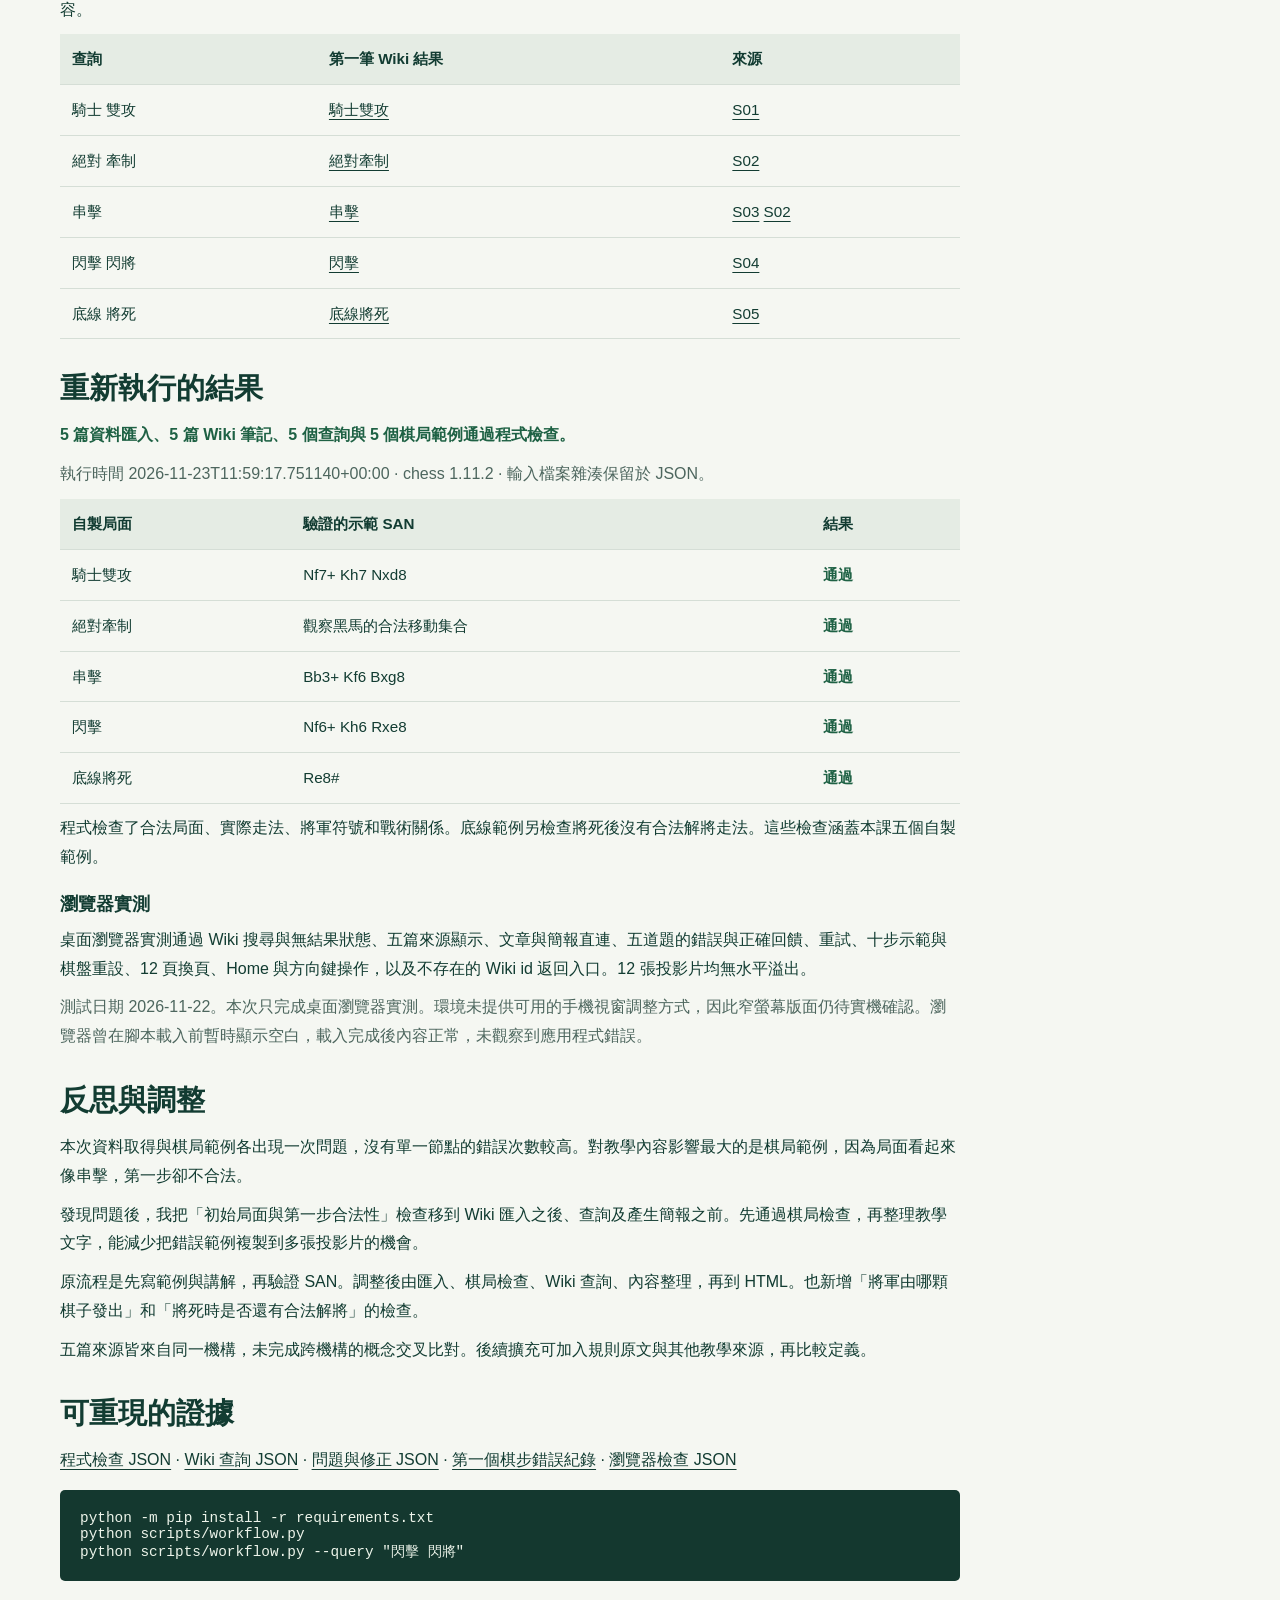
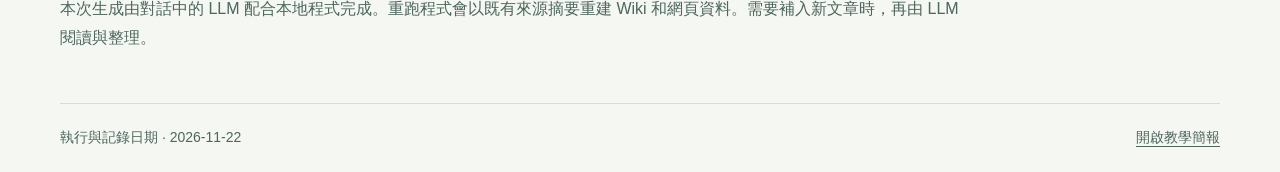
<file: docs/workflow.html>
<!doctype html><html lang="zh-Hant"><head><meta charset="utf-8"><meta name="viewport" content="width=device-width, initial-scale=1"><title>工作流程、檢查與反思 · 棋盤筆記</title><link rel="stylesheet" href="./assets/style.css"><script defer src="./assets/data.js"></script><script defer src="./assets/shared.js"></script><script defer src="./assets/workflow-page.js"></script></head><body><header class="topbar"><div class="wrap"><a class="brand" href="./index.html"><span class="brand-mark" aria-hidden="true">♞</span>棋盤筆記</a><nav aria-label="網站導覽"><a href="./index.html">Wiki</a><a href="./slides.html">教學簡報</a><a href="./sources.html">資料來源</a><a href="./workflow.html" aria-current="page">執行紀錄</a></nav></div></header>
<main class="wrap"><header class="page-heading"><h1>工作流程與實際紀錄</h1><p>本次以 LLM 協助閱讀、整理與教學撰寫，程式負責匯入、檢索和驗證。以下記錄一次實作中的失敗、修正與重新檢查。</p></header><div class="prose">
<h2>先討論，再生成</h2><p>2026 年 11 月 22 日先提出西洋棋戰術與 AI Agents 兩個選項。使用者回覆「continue with chess tactics」後，才開始建立 Wiki。確認的範圍為五個初階戰術，面向原本不熟悉概念的學習者，使用繁體中文。</p>
<h2>調整後的 workflow</h2><ol class="flow"><li><strong>取得資料</strong><small>搜尋文章並實際閱讀。</small></li><li><strong>來源檢查</strong><small>確認網址可取得且章節符合主題。</small></li><li><strong>匯入 Wiki</strong><small>摘要、來源編號、相關筆記。</small></li><li><strong>棋局檢查</strong><small>初始王的安全、第一步與示範線。</small></li><li><strong>查詢 Wiki</strong><small>五個教學問題對應五篇筆記。</small></li><li><strong>整理教學</strong><small>概念、例題、答案與適用條件。</small></li><li><strong>產生 HTML</strong><small>Wiki 與簡報共用知識資料。</small></li><li><strong>瀏覽器檢查</strong><small>導覽、題目、棋盤與畫面。</small></li></ol>
<div class="return-path"><p>來源無法取得，就回到取得資料。查詢沒有足夠內容，就補來源並更新 Wiki。棋步非法或定義缺少條件，就回到筆記修改。畫面或互動錯誤，就回到 HTML 修正，再重新檢查。</p></div><p>這樣設計能讓錯誤在進入下一個產出之前被攔下。新增一個戰術時，會重複匯入、檢索、棋局驗證和簡報檢查。修改資料後也會重跑相同流程。</p>
<h2>實際遇到的兩個問題</h2><div id="issues"></div>
<h2>Wiki 查詢與簡報對應</h2><p>下列五個問題由 scripts/workflow.py 在這次執行中實際查詢。查詢使用筆記標題、關鍵字與定義做比對，結果再提供給教學內容。</p><div class="table-scroll"><table><thead><tr><th>查詢</th><th>第一筆 Wiki 結果</th><th>來源</th></tr></thead><tbody id="retrieval-rows"></tbody></table></div>
<h2>重新執行的結果</h2><div id="validation-summary"></div><div class="table-scroll"><table><thead><tr><th>自製局面</th><th>驗證的示範 SAN</th><th>結果</th></tr></thead><tbody id="validation-rows"></tbody></table></div><p>程式檢查了合法局面、實際走法、將軍符號和戰術關係。底線範例另檢查將死後沒有合法解將走法。這些檢查涵蓋本課五個自製範例。</p><div id="browser-results"><p>瀏覽器檢查結果將在實際測試後補入。</p></div>
<h2>反思與調整</h2><p>本次資料取得與棋局範例各出現一次問題，沒有單一節點的錯誤次數較高。對教學內容影響最大的是棋局範例，因為局面看起來像串擊，第一步卻不合法。</p><p>發現問題後，我把「初始局面與第一步合法性」檢查移到 Wiki 匯入之後、查詢及產生簡報之前。先通過棋局檢查，再整理教學文字，能減少把錯誤範例複製到多張投影片的機會。</p><p>原流程是先寫範例與講解，再驗證 SAN。調整後由匯入、棋局檢查、Wiki 查詢、內容整理，再到 HTML。也新增「將軍由哪顆棋子發出」和「將死時是否還有合法解將」的檢查。</p><p>五篇來源皆來自同一機構，未完成跨機構的概念交叉比對。後續擴充可加入規則原文與其他教學來源，再比較定義。</p>
<h2>可重現的證據</h2><p><a href="./evidence/validation.json">程式檢查 JSON</a> · <a href="./evidence/retrieval.json">Wiki 查詢 JSON</a> · <a href="./evidence/issues.json">問題與修正 JSON</a> · <a href="./evidence/first-error.txt">第一個棋步錯誤紀錄</a> · <a href="./evidence/browser-checks.json">瀏覽器檢查 JSON</a></p><pre>python -m pip install -r requirements.txt
python scripts/workflow.py
python scripts/workflow.py --query "閃擊 閃將"</pre><p class="muted">本次生成由對話中的 LLM 配合本地程式完成。重跑程式會以既有來源摘要重建 Wiki 和網頁資料。需要補入新文章時，再由 LLM 閱讀與整理。</p>
</div></main><footer class="wrap footer"><span>執行與記錄日期 · 2026-11-22</span><a href="./slides.html">開啟教學簡報</a></footer></body></html>
</file>
<file: docs/assets/style.css>
:root{color-scheme:light;--paper:#f5f7f2;--white:#fff;--ink:#123c32;--muted:#4d665e;--line:#d5ded6;--green:#123c32;--gold:#f3ce7e;--soft:#e5ece4;font-family:"Microsoft JhengHei","Noto Sans TC",sans-serif;color:var(--ink);background:var(--paper);font-size:16px}
*{box-sizing:border-box}body{margin:0}a{color:inherit;text-underline-offset:4px}button,input{font:inherit}button,a,input{touch-action:manipulation}button{cursor:pointer}a:focus-visible,button:focus-visible,input:focus-visible{outline:3px solid #b06a00;outline-offset:4px}button:disabled{cursor:default;opacity:.45}[hidden]{display:none!important}h1,h2,h3,p,figure{margin:0}p,li{line-height:1.8}.wrap{width:min(1160px,calc(100% - 64px));margin:auto}.topbar{border-bottom:1px solid var(--line);background:var(--paper)}.topbar .wrap{min-height:76px;display:flex;align-items:center;justify-content:space-between;gap:20px}.brand{font-size:1.15rem;font-weight:800;text-decoration:none;display:flex;align-items:center;gap:10px}.brand-mark{font-size:1.9rem}.topbar nav{display:flex;gap:25px;font-size:.92rem;font-weight:700}.topbar nav a{text-decoration:none}.topbar nav a[aria-current]{border-bottom:2px solid var(--green)}.hero{padding:52px 0 42px;display:grid;grid-template-columns:1.3fr 1fr;align-items:center;gap:64px}.eyebrow{font-size:.85rem;letter-spacing:.12em;font-weight:800;color:var(--muted);margin-bottom:15px}h1{font-size:clamp(2.3rem,5vw,4.4rem);line-height:1.25;letter-spacing:-.035em}.hero p:not(.eyebrow){max-width:34em;color:var(--muted);margin:19px 0 25px}.primary,.secondary{display:inline-flex;padding:12px 20px;border:1px solid var(--green);border-radius:6px;background:var(--green);color:#fff;text-decoration:none;font-weight:700;align-items:center;justify-content:center;gap:8px}.secondary{background:transparent;color:var(--ink)}.primary:hover{background:#245a4a}.hero figure{max-width:340px;justify-self:end;width:100%;background:var(--green);padding:14px;border-radius:10px}.hero figcaption{color:#fff;padding-top:10px;font-size:.9rem;text-align:center}.section-heading{display:flex;align-items:end;justify-content:space-between;gap:20px;margin:16px 0 24px}h2{font-size:1.8rem}.section-heading p,.muted{color:var(--muted)}.search-label{display:grid;gap:6px;font-size:.875rem;color:var(--muted)}input[type=search]{min-height:46px;border:1px solid #96ab9c;border-radius:6px;background:#fff;padding:10px 13px;color:var(--ink);width:min(100%,320px)}.note-list{display:grid;grid-template-columns:repeat(3,minmax(0,1fr));gap:18px;padding-bottom:45px}.note-card{display:flex;flex-direction:column;background:var(--white);padding:24px;border:1px solid var(--line);border-radius:8px;text-decoration:none}.note-card:hover{border-color:#7e9b88}.note-card h3{font-size:1.4rem;margin-bottom:3px}.english{font-family:Georgia,serif;font-style:italic;color:var(--muted)}.note-card p{margin:15px 0 20px;color:var(--muted);font-size:.95rem}.note-card .card-bottom{margin-top:auto;font-size:.85rem;font-weight:700}.index-foot{padding:25px 0;border-top:1px solid var(--line);color:var(--muted)}.index-foot p{max-width:75em}.footer{padding:25px 0;border-top:1px solid var(--line);font-size:.875rem;color:var(--muted);display:flex;gap:20px;justify-content:space-between}.article-header{padding:40px 0 24px;max-width:800px}.article-header .back-link{display:inline-block;margin-bottom:24px}.article-header h1{font-size:3rem}.article-header .english{margin-top:10px;font-size:1.2rem}.article-layout{display:grid;grid-template-columns:minmax(0,1.1fr) minmax(0,1fr);gap:48px;padding-bottom:45px;align-items:start}.article-copy section{margin-bottom:28px}.article-copy h2{font-size:1.2rem;margin-bottom:9px}.article-copy .callout{background:var(--soft);border-left:3px solid #3f7259;padding:15px}.board{display:grid;grid-template-columns:repeat(8,minmax(0,1fr));aspect-ratio:1;container-type:inline-size;border-radius:4px;overflow:hidden}.square{position:relative;aspect-ratio:1;display:grid;place-items:center;font:8.4cqw/1 "DejaVu Sans",serif}.square.light{background:#e2e9d9;--coord:#1f4c3a}.square.dark{background:#709483;--coord:#112d24}.square.white{color:#fffdf5;-webkit-text-stroke:1px #223b30;text-shadow:0 1px 1px #223b30}.square.black{color:#10281e}.square.marked{background:var(--gold);box-shadow:inset 0 0 0 2px #936915}.square[data-rank]::before,.square[data-file]::after{position:absolute;font:700 2.5cqw/1 sans-serif;color:var(--coord);-webkit-text-stroke:0;text-shadow:none}.square[data-rank]::before{content:attr(data-rank);top:4px;left:4px}.square[data-file]::after{content:attr(data-file);bottom:4px;right:4px}.board-figure{background:#fff;border:1px solid var(--line);padding:12px;border-radius:9px}.board-figure figcaption{padding:9px 0 2px;font-size:.875rem;text-align:center}.board-controls{display:flex;gap:10px;flex-wrap:wrap;margin-top:12px}.board-controls button,.quiz button,.small-button{border:1px solid #9cad9e;background:#fff;color:var(--ink);padding:10px 15px;min-height:44px;border-radius:5px}.board-controls button:hover,.quiz button:hover{background:#e6eee5}.sources-line{font-size:.875rem;color:var(--muted);margin:12px 0;line-height:1.65}.sources-line a{margin-right:10px}.related{display:flex;gap:18px;flex-wrap:wrap}.page-heading{padding:40px 0 28px}.page-heading h1{font-size:2.8rem}.page-heading p{margin-top:14px;max-width:800px;color:var(--muted)}.source-list{padding-bottom:40px}.source-entry{padding:24px 0;border-top:1px solid var(--line);display:grid;grid-template-columns:180px minmax(0,1fr);gap:25px}.source-entry h2{font-size:1.35rem;margin-bottom:8px}.source-entry p{margin:8px 0}.source-meta{font-size:.875rem;color:var(--muted)}.source-meta strong{display:block;font-size:1rem;color:var(--ink);margin-bottom:5px}.prose{max-width:900px;padding-bottom:40px}.prose h2{margin:30px 0 12px}.prose h3{font-size:1.1rem;margin:20px 0 7px}.prose p{margin:10px 0}.flow{list-style:none;display:grid;grid-template-columns:repeat(4,minmax(0,1fr));gap:13px;padding:0;counter-reset:flow}.flow li{border:1px solid var(--line);background:#fff;border-radius:6px;padding:15px;counter-increment:flow}.flow strong{display:block}.flow li::before{content:counter(flow);display:inline-block;color:var(--muted);font-size:.85rem;margin-bottom:4px}.flow small{display:block;font-size:.875rem;color:var(--muted)}.return-path{background:var(--soft);padding:15px;border-left:3px solid #447459}table{border-collapse:collapse;width:100%;font-size:.95rem}th,td{text-align:left;padding:12px;border-bottom:1px solid var(--line);vertical-align:top;line-height:1.7}th{background:var(--soft)}.table-scroll{overflow-x:auto}code,pre{font-family:"Courier New",monospace;font-size:.9rem}pre{background:#14382f;color:#edf4ea;padding:20px;overflow-x:auto;border-radius:5px}.success{color:#1e6144;font-weight:700}.quiz{margin-top:15px}.quiz .options{display:grid;gap:9px;margin-top:16px}.quiz [aria-pressed=true]{background:var(--green);color:#fff}.feedback:not(:empty){margin-top:14px;padding:13px;background:#f8e8bf;line-height:1.7}.reset-quiz{margin-top:12px;text-decoration:underline;border:0;background:none;color:var(--ink);padding:9px 0}.slides-body{background:var(--paper);min-height:100dvh;display:flex;flex-direction:column}.deck-header{border-bottom:1px solid var(--line);min-height:68px;display:flex;align-items:center;justify-content:space-between;padding:12px 32px;gap:15px}.deck-header nav{display:flex;gap:20px;font-size:.875rem}.deck-header a{text-decoration:none}.deck{width:min(1200px,100%);margin:auto;padding:34px 48px;flex:1;display:flex;align-items:center}.slide{width:100%}.slide h1{font-size:clamp(2.5rem,5.8vw,5rem)}.slide h2{font-size:clamp(2rem,4vw,3.5rem);line-height:1.3;letter-spacing:-.035em}.slide .lead{font-size:clamp(1.2rem,2.1vw,1.6rem);line-height:1.75;margin-top:23px;max-width:34em}.slide .detail{font-size:1.1rem;line-height:1.8;margin-top:18px;max-width:38em;color:var(--muted)}.slide-grid{display:grid;grid-template-columns:1.15fr 1fr;align-items:center;gap:55px}.slide .board-figure{width:100%;max-width:370px;justify-self:end}.slide ul{font-size:1.25rem;padding-left:25px}.slide .sources-line{margin-top:25px}.slide .quiz h3{font-size:1.05rem;font-weight:600;line-height:1.6}.slide .quiz .options{grid-template-columns:repeat(3,minmax(0,1fr));gap:8px}.slide .quiz button{font-size:.94rem;padding:10px 5px}.slide .feedback:not(:empty){font-size:.94rem}.deck-footer{padding:14px 32px 18px;border-top:1px solid var(--line);display:grid;grid-template-columns:1fr auto 1fr;align-items:center;gap:18px}.deck-footer button{border:1px solid #81998b;background:#fff;color:var(--ink);padding:10px 18px;border-radius:5px;min-height:44px}.deck-footer button:last-of-type{justify-self:end;background:var(--green);color:#fff}.progress-area{text-align:center;font-size:.875rem;color:var(--muted)}progress{display:block;width:180px;height:5px;accent-color:var(--green);margin:8px auto 0}.keyboard-help{font-size:.8rem;display:block;margin-top:6px}.cover-line{color:#63826d;font-size:clamp(2.3rem,5vw,4.5rem);font-weight:800;margin-top:12px}.cover-caption{font-size:.9rem;line-height:1.7;color:var(--muted);margin-top:22px}.comparison td{font-size:1.08rem}.source-deck-list{font-size:1rem;line-height:1.8;margin:20px 0}.source-deck-list li{margin-bottom:6px}.standout{background:var(--green);color:#fff;padding:20px 25px;border-radius:7px;margin-top:23px;font-size:1.2rem}.print-only{display:none}#deck-status:empty{display:none}
@media(min-width:950px){.slides-body .deck{min-height:calc(100dvh - 165px)}}
@media(max-width:800px){.wrap{width:calc(100% - 36px)}.hero{gap:25px}.topbar .wrap{flex-wrap:wrap;padding-block:12px}.topbar nav{gap:16px}.note-list{grid-template-columns:repeat(2,minmax(0,1fr))}.article-layout{gap:25px}.deck{padding:28px}.slide-grid{gap:25px}.slide .board-figure{max-width:320px}.flow{grid-template-columns:repeat(2,minmax(0,1fr))}.deck-header{padding:12px 20px}}
@media(max-width:600px){.hero,.article-layout,.slide-grid{grid-template-columns:1fr}.hero{padding-top:30px}.hero figure{justify-self:start;max-width:260px}.section-heading{align-items:start;flex-direction:column}.search-label,input[type=search]{width:100%}.note-list{grid-template-columns:1fr}.source-entry{grid-template-columns:1fr;gap:9px}.deck{padding:24px 20px}.slide .board-figure{justify-self:center;max-width:300px}.slide .lead{font-size:1.2rem}.slide .sources-line{margin-top:16px}.deck-header{align-items:start;flex-wrap:wrap}.deck-header nav{gap:14px}.deck-footer{padding:12px;gap:8px}.deck-footer button{padding:10px 12px}.keyboard-help{display:none}progress{width:110px}.article-header h1{font-size:2.4rem}.footer{flex-wrap:wrap}.flow{grid-template-columns:1fr}.comparison th,.comparison td{font-size:.95rem;padding:10px}}
@media print{.topbar,.deck-header,.deck-footer,.board-controls,.quiz,.footer,.no-print{display:none!important}.deck{display:block;padding:0}.slide[hidden]{display:block!important}.slide{break-after:page;padding:30px 15px;min-height:90vh}.slide-grid{grid-template-columns:1fr 1fr}.slides-body{background:white}.print-only{display:block}.slide .board-figure{max-width:300px}body{-webkit-print-color-adjust:exact;print-color-adjust:exact}}

.deck-footer button:first-of-type{justify-self:start}
</file>
